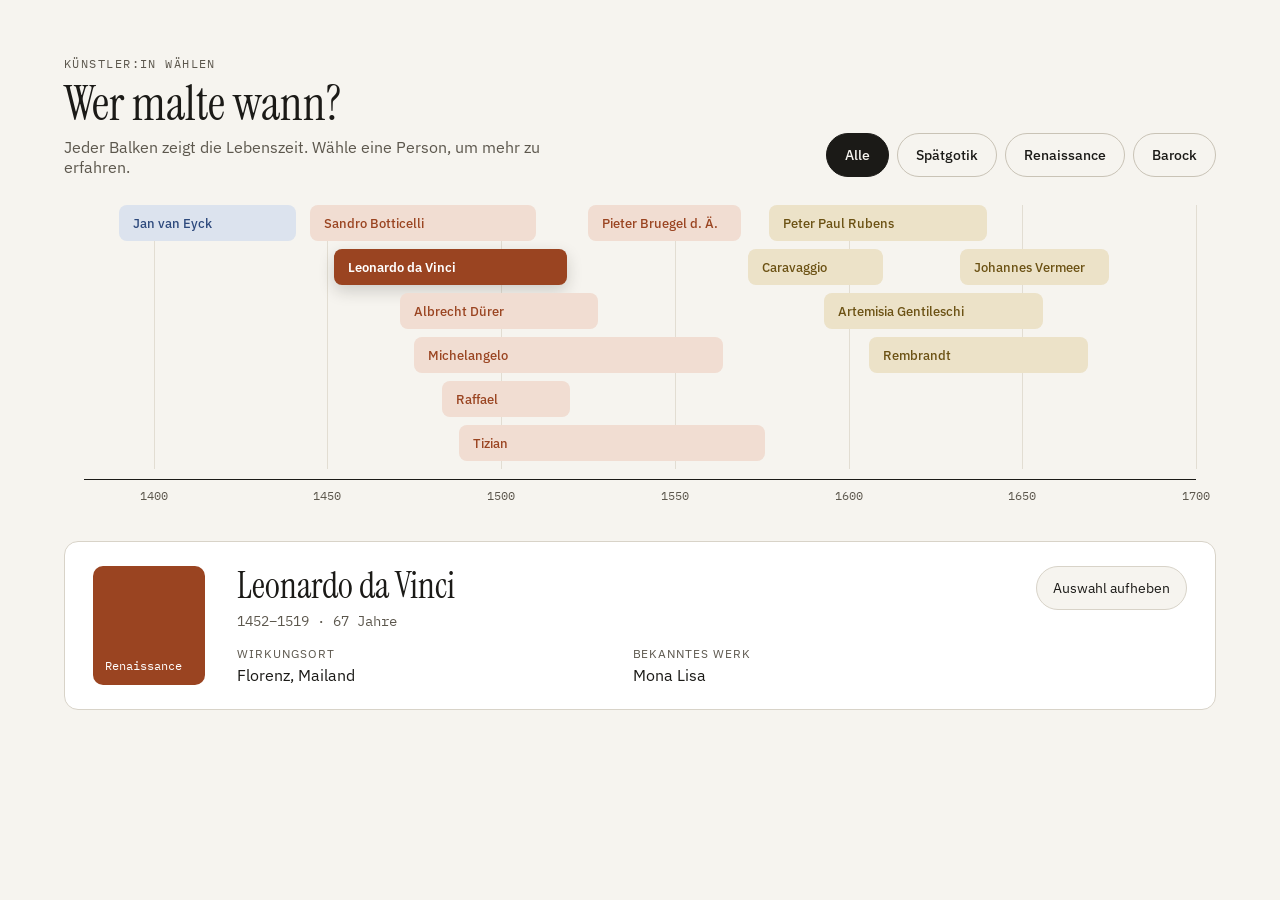
<file: index.html>
<!doctype html>
<html lang="de">
<head>
    <meta charset="utf-8">
    <meta name="viewport" content="width=device-width, initial-scale=1">
    <title>Wer malte wann? – Timeline-Auswahl</title>
    <link rel="preconnect" href="https://fonts.googleapis.com">
    <link rel="stylesheet"
          href="https://fonts.googleapis.com/css2?family=Instrument+Serif&family=IBM+Plex+Sans:wght@400;500;600&family=IBM+Plex+Mono:wght@400;500&display=swap">
    <link rel="stylesheet" href="css/timeline.css">
</head>
<body>
<main class="page">

    <header class="intro">
        <div>
            <p class="overline">Künstler:in wählen</p>
            <h1>Wer malte wann?</h1>
            <p class="lead">Jeder Balken zeigt die Lebenszeit. Wähle eine Person, um mehr zu erfahren.</p>
        </div>

        <div class="filters" role="group" aria-label="Nach Epoche filtern">
            <button type="button" class="chip" data-filter="all" aria-pressed="true">Alle</button>
            <button type="button" class="chip" data-filter="gotik" aria-pressed="false">Spätgotik</button>
            <button type="button" class="chip" data-filter="ren" aria-pressed="false">Renaissance</button>
            <button type="button" class="chip" data-filter="bar" aria-pressed="false">Barock</button>
        </div>
    </header>

    <section aria-label="Zeitachse 1400 bis 1700">
        <div class="timeline">
            <div class="track" id="track">
                <div class="guide" id="guide" hidden></div>
            </div>
            <div class="axis" id="axis">
                <span class="guide-year" id="guide-year" hidden></span>
            </div>
        </div>
    </section>

    <article class="detail" id="detail" aria-live="polite" hidden>
        <div class="detail-swatch" id="detail-epoch"></div>
        <div class="detail-body">
            <h2 id="detail-name"></h2>
            <p class="detail-years" id="detail-years"></p>
            <dl class="detail-facts">
                <div>
                    <dt>Wirkungsort</dt>
                    <dd id="detail-place"></dd>
                </div>
                <div>
                    <dt>Bekanntes Werk</dt>
                    <dd id="detail-work"></dd>
                </div>
            </dl>
        </div>
        <button type="button" class="ghost" id="detail-clear">Auswahl aufheben</button>
    </article>

    <p class="empty" id="empty">Noch niemand gewählt. Klicke auf einen Balken oder nutze Tab und Enter.</p>

</main>

<script type="module" src="js/main.js"></script>
</body>
</html>
</file>
<file: css/timeline.css>
:root {
    --ground: #F6F4EF;
    --surface: #FFFFFF;
    --ink: #1B1A17;
    --ink-muted: #5C574D;
    --line: #D8D3C8;
    --line-soft: #E2DDD2;

    --gotik: #2E4A7D;
    --gotik-tint: #DCE3EE;
    --ren: #9A4421;
    --ren-tint: #F1DDD2;
    --bar: #6B5113;
    --bar-tint: #ECE2C8;

    --lane-height: 44px;
    --bar-height: 36px;

    --font-display: "Instrument Serif", Georgia, serif;
    --font-ui: "IBM Plex Sans", system-ui, sans-serif;
    --font-mono: "IBM Plex Mono", ui-monospace, monospace;
}

* {
    box-sizing: border-box;
}

body {
    margin: 0;
    background: var(--ground);
    color: var(--ink);
    font-family: var(--font-ui);
}

button {
    font: inherit;
    cursor: pointer;
}

button:focus-visible {
    outline: 2px solid var(--ink);
    outline-offset: 2px;
}

.page {
    max-width: 1280px;
    margin: 0 auto;
    padding: 56px 64px;
    display: flex;
    flex-direction: column;
    gap: 28px;
}

/* ---------- Kopfbereich ---------- */
.intro {
    display: flex;
    flex-wrap: wrap;
    justify-content: space-between;
    align-items: flex-end;
    gap: 24px 32px;
}

.overline {
    margin: 0 0 8px;
    font-family: var(--font-mono);
    font-size: 12px;
    letter-spacing: .12em;
    text-transform: uppercase;
    color: var(--ink-muted);
}

h1 {
    margin: 0;
    font-family: var(--font-display);
    font-weight: 400;
    font-size: 48px;
    line-height: 1.05;
}

.lead {
    margin: 8px 0 0;
    color: var(--ink-muted);
    max-width: 520px;
}

.filters {
    display: flex;
    flex-wrap: wrap;
    gap: 8px;
}

.chip {
    min-height: 44px;
    padding: 0 18px;
    border-radius: 999px;
    border: 1px solid #C9C3B6;
    background: transparent;
    color: var(--ink);
    font-size: 14px;
    font-weight: 500;
}

.chip[aria-pressed="true"] {
    background: var(--ink);
    border-color: var(--ink);
    color: var(--ground);
}

/* ---------- Zeitachse ---------- */
.timeline {
    padding-inline: 20px;
    display: flex;
    flex-direction: column;
    gap: 10px;
}

.track {
    position: relative;
    height: calc(var(--lanes, 6) * var(--lane-height));
}

.tick-line {
    position: absolute;
    top: 0;
    bottom: 0;
    width: 1px;
    background: var(--line-soft);
}

.axis {
    position: relative;
    height: 34px;
    border-top: 1.5px solid var(--ink);
}

.tick-label, .guide-year {
    position: absolute;
    top: 8px;
    transform: translateX(-50%);
    font-family: var(--font-mono);
    font-size: 12px;
    color: var(--ink-muted);
}

.guide-year {
    top: 6px;
    padding: 2px 8px;
    border-radius: 999px;
    background: var(--ink);
    color: var(--ground);
}

.guide {
    position: absolute;
    top: -8px;
    bottom: -16px;
    border-left: 1.5px dashed var(--ink);
    pointer-events: none;
}


.bar {
    --solid: var(--ren);
    --tint: var(--ren-tint);

    position: absolute;
    left: var(--left);
    width: var(--width);
    top: calc(var(--lane) * var(--lane-height));
    height: var(--bar-height);
    padding: 0 12px;
    border-radius: 8px;
    border: 2px solid transparent;
    background: var(--tint);
    color: var(--solid);
    font-size: 13px;
    font-weight: 500;
    text-align: left;
    white-space: nowrap;
    overflow: hidden;
    text-overflow: ellipsis;
    transition: background .15s, opacity .2s, box-shadow .15s;
}

.bar[data-epoch="gotik"] {
    --solid: var(--gotik);
    --tint: var(--gotik-tint);
}

.bar[data-epoch="bar"] {
    --solid: var(--bar);
    --tint: var(--bar-tint);
}

.bar:hover, .bar:focus-visible {
    border-color: var(--solid);
}

.bar[aria-pressed="true"] {
    background: var(--solid);
    color: #FFFFFF;
    font-weight: 600;
    box-shadow: 0 6px 16px rgba(27, 26, 23, .18);
}

.bar.is-dimmed {
    opacity: .28;
}

/* ---------- Detailkarte ---------- */
.detail {
    display: flex;
    flex-wrap: wrap;
    gap: 24px 32px;
    padding: 24px 28px;
    border: 1px solid var(--line);
    border-radius: 14px;
    background: var(--surface);
}

.detail[hidden], .empty[hidden] {
    display: none;
}

.detail-swatch {
    width: 112px;
    min-height: 112px;
    border-radius: 10px;
    padding: 12px;
    display: flex;
    align-items: flex-end;
    font-family: var(--font-mono);
    font-size: 12px;
    color: #FFFFFF;
    background: var(--solid, var(--ink));
}

.detail-body {
    flex: 1 1 320px;
    display: flex;
    flex-direction: column;
    gap: 6px;
}

.detail h2 {
    margin: 0;
    font-family: var(--font-display);
    font-weight: 400;
    font-size: 36px;
    line-height: 1.1;
}

.detail-years {
    margin: 0;
    font-family: var(--font-mono);
    font-size: 14px;
    color: var(--ink-muted);
}

.detail-facts {
    margin: 10px 0 0;
    display: grid;
    grid-template-columns: repeat(auto-fit, minmax(200px, 1fr));
    gap: 16px 24px;
}

.detail-facts dt {
    font-size: 12px;
    text-transform: uppercase;
    letter-spacing: .08em;
    color: var(--ink-muted);
}

.detail-facts dd {
    margin: 4px 0 0;
    font-size: 16px;
}

.ghost {
    align-self: flex-start;
    min-height: 44px;
    padding: 0 16px;
    border: 1px solid var(--line);
    border-radius: 999px;
    background: var(--ground);
    color: var(--ink);
    font-size: 14px;
}

.empty {
    margin: 0;
    padding: 24px 28px;
    border: 1px dashed #C9C3B6;
    border-radius: 14px;
    color: var(--ink-muted);
}

@media (max-width: 900px) {
    .page {
        padding: 40px 24px;
    }
}


@media (max-width: 640px) {
    .page {
        padding: 32px 16px;
        gap: 24px;
    }

    h1 {
        font-size: 36px;
    }

    .detail-swatch {
        width: 100%;
        min-height: 48px;
    }
}

.devtool {
    position: fixed;
    right: 16px;
    bottom: 16px;
    z-index: 10;
    width: min(320px, calc(100vw - 32px));
    padding: 14px 16px;
    border-radius: 12px;
    background: var(--ink);
    color: var(--ground);
    font-family: var(--font-mono);
    font-size: 12px;
    box-shadow: 0 10px 30px rgba(27, 26, 23, .3);
}

.devtool[hidden] {
    display: none;
}

.devtool-title {
    margin: 0 0 10px;
    color: #B8B2A6;
}

.devtool dl {
    margin: 0;
    display: grid;
    gap: 6px;
}

.devtool dl div {
    display: flex;
    justify-content: space-between;
    gap: 12px;
}

.devtool dt {
    color: #B8B2A6;
}

.devtool dd {
    margin: 0;
    text-align: right;
    overflow-wrap: anywhere;
}

@media (prefers-reduced-motion: reduce) {
    .bar {
        transition: none;
    }
}


.track.is-compact .bar {
    left: 0;
    width: 100%;
    height: calc(var(--lane-height) - 4px);
    padding: 2px 0 0 min(var(--left), calc(100% - 160px));
    border: 0;
    background: transparent;
    color: var(--ink);
    font-size: 12px;
    line-height: 1.3;
    box-shadow: none;
    display: flex;
    align-items: flex-start;
}

.track.is-compact .bar::before {
    content: "";
    position: absolute;
    left: var(--left);
    width: var(--width);
    bottom: 4px;
    height: 12px;
    border-radius: 6px;
    background: var(--tint);
    box-shadow: inset 0 0 0 2px transparent;
}

.track.is-compact .bar:hover::before,
.track.is-compact .bar:focus-visible::before {
    box-shadow: inset 0 0 0 2px var(--solid);
}

.track.is-compact .bar[aria-pressed="true"] {
    background: transparent;
    color: var(--ink);
    font-weight: 600;
    box-shadow: none;
}

.track.is-compact .bar[aria-pressed="true"]::before {
    background: var(--solid);
}
</file>
